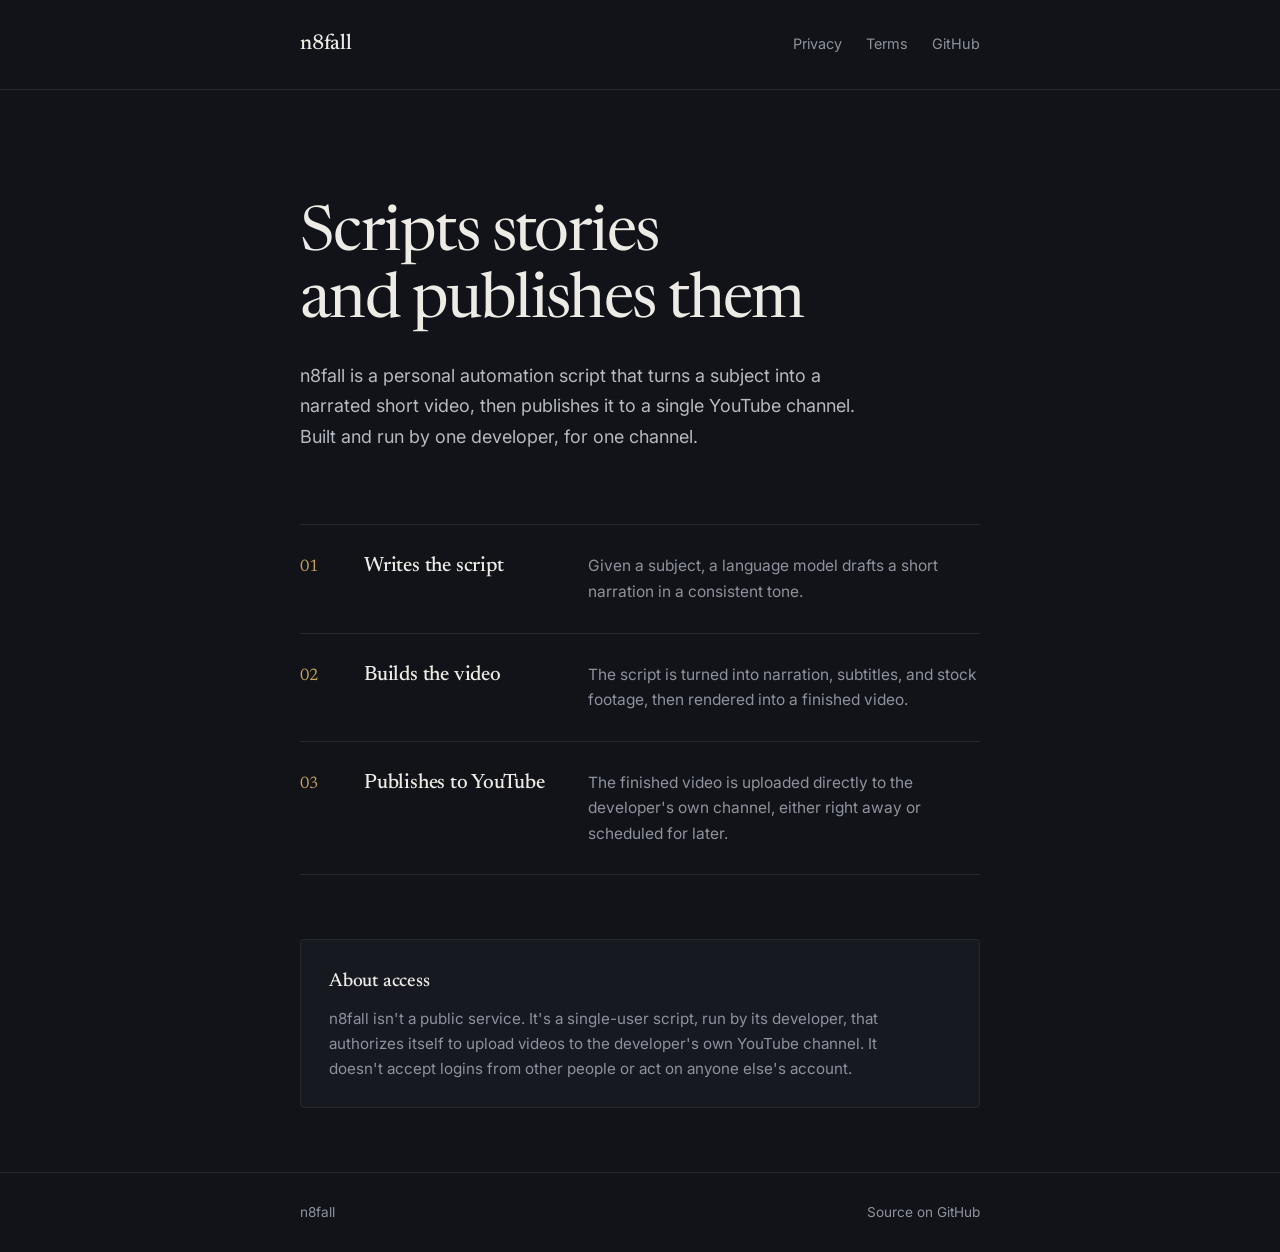
<file: index.html>
<!doctype html>
<html lang="en">
  <head>
    <meta name="google-site-verification" content="N9lIWns8_Cwmy9MP78BWBNC4o5wEkPu2XphwXWbOSpU" />
    <meta charset="UTF-8" />
    <meta
      name="viewport"
      content="width=device-width, initial-scale=1.0, viewport-fit=cover"
    />
    <meta name="theme-color" content="#111318" />
    <link rel="icon" href="favicon.ico" sizes="any" />
    <title>n8fall</title>
    <meta
      name="description"
      content="A personal script that writes, narrates, and publishes short videos to one YouTube channel."
    />
    <link rel="preconnect" href="https://fonts.googleapis.com" />
    <link rel="preconnect" href="https://fonts.gstatic.com" crossorigin />
    <link
      href="https://fonts.googleapis.com/css2?family=Newsreader:opsz,wght@6..72,400;6..72,500&family=Inter:wght@400;500&display=swap"
      rel="stylesheet"
    />
    <link rel="stylesheet" href="style.css" />
  </head>
  <body>
    <header>
      <div class="header-inner">
        <a class="wordmark" href="index.html">n8fall</a>
        <nav aria-label="Primary">
          <a href="privacy.html">Privacy</a>
          <a href="terms.html">Terms</a>
          <a
            href="https://github.com/arafatanam/n8fall"
            target="_blank"
            rel="noopener"
            >GitHub</a
          >
        </nav>
      </div>
    </header>

    <main class="wrap">
      <section class="hero">
        <h1>Scripts stories<br />and publishes them</h1>
        <p>
          n8fall is a personal automation script that turns a subject into a
          narrated short video, then publishes it to a single YouTube channel.
          Built and run by one developer, for one channel.
        </p>
      </section>

      <section class="list">
        <div class="list-item">
          <span class="num">01</span>
          <div>
            <h3>Writes the script</h3>
            <p>
              Given a subject, a language model drafts a short narration in a
              consistent tone.
            </p>
          </div>
        </div>
        <div class="list-item">
          <span class="num">02</span>
          <div>
            <h3>Builds the video</h3>
            <p>
              The script is turned into narration, subtitles, and stock footage,
              then rendered into a finished video.
            </p>
          </div>
        </div>
        <div class="list-item">
          <span class="num">03</span>
          <div>
            <h3>Publishes to YouTube</h3>
            <p>
              The finished video is uploaded directly to the developer's own
              channel, either right away or scheduled for later.
            </p>
          </div>
        </div>
      </section>

      <div class="note">
        <h3>About access</h3>
        <p>
          n8fall isn't a public service. It's a single-user script, run by its
          developer, that authorizes itself to upload videos to the developer's
          own YouTube channel. It doesn't accept logins from other people or act
          on anyone else's account.
        </p>
      </div>
    </main>

    <footer>
      <div class="footer-inner">
        <span>n8fall</span>
        <span
          ><a
            href="https://github.com/arafatanam/n8fall"
            target="_blank"
            rel="noopener"
            >Source on GitHub</a
          ></span
        >
      </div>
    </footer>
  </body>
</html>
</file>
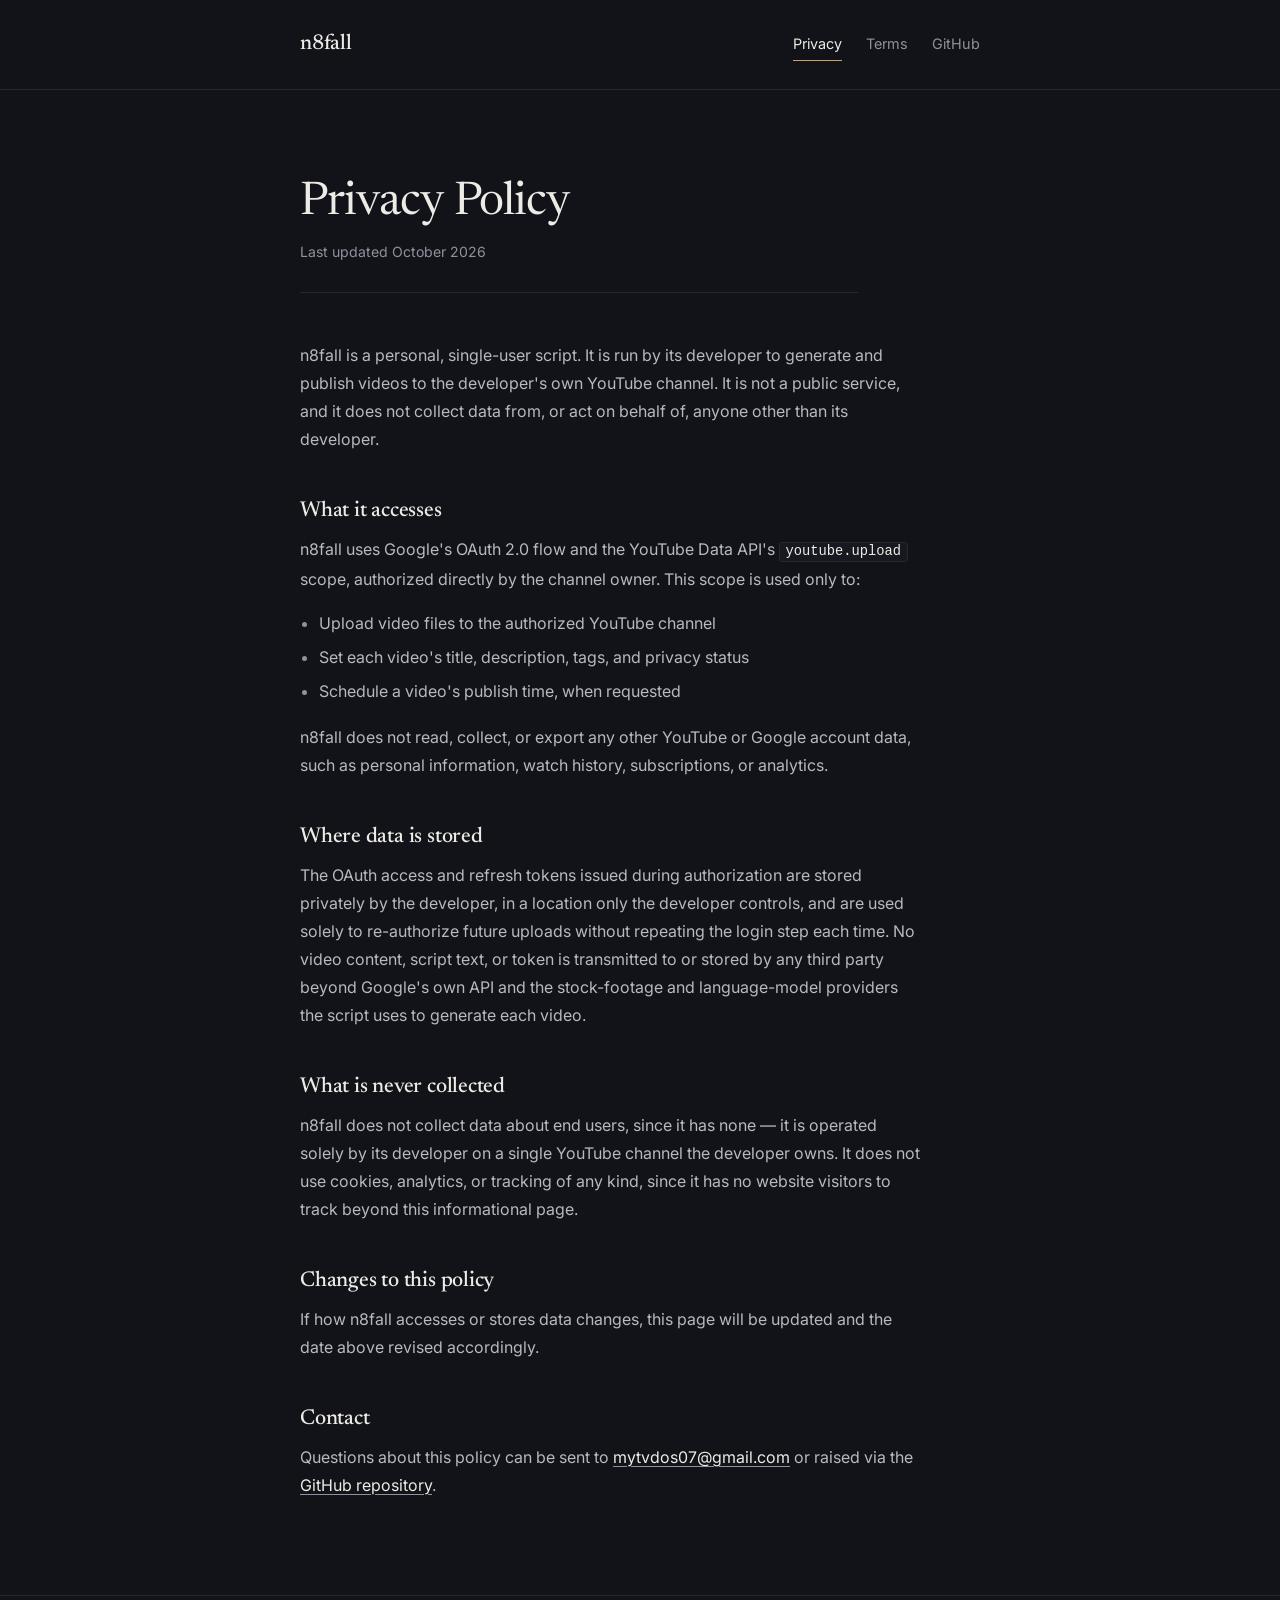
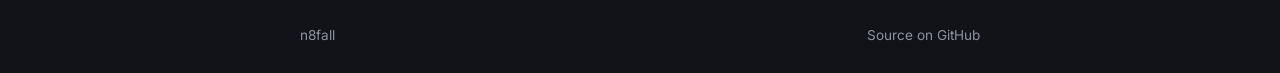
<file: privacy.html>
<!DOCTYPE html>
<html lang="en">
<head>
<meta charset="UTF-8">
<meta name="viewport" content="width=device-width, initial-scale=1.0, viewport-fit=cover">
<meta name="theme-color" content="#111318">
<link rel="icon" href="favicon.ico" sizes="any">
<title>Privacy Policy — n8fall</title>
<link rel="preconnect" href="https://fonts.googleapis.com">
<link rel="preconnect" href="https://fonts.gstatic.com" crossorigin>
<link href="https://fonts.googleapis.com/css2?family=Newsreader:opsz,wght@6..72,400;6..72,500&family=Inter:wght@400;500&display=swap" rel="stylesheet">
<link rel="stylesheet" href="style.css">
</head>
<body>

<header>
  <div class="header-inner">
    <a class="wordmark" href="index.html">n8fall</a>
    <nav aria-label="Primary">
      <a href="privacy.html" aria-current="page">Privacy</a>
      <a href="terms.html">Terms</a>
      <a href="https://github.com/arafatanam/n8fall" target="_blank" rel="noopener">GitHub</a>
    </nav>
  </div>
</header>

<main class="wrap">
  <div class="doc">
    <h1>Privacy Policy</h1>
    <p class="updated">Last updated October 2026</p>

    <p>n8fall is a personal, single-user script. It is run by its developer to generate and publish videos to the developer's own YouTube channel. It is not a public service, and it does not collect data from, or act on behalf of, anyone other than its developer.</p>

    <h2>What it accesses</h2>
    <p>n8fall uses Google's OAuth 2.0 flow and the YouTube Data API's <code>youtube.upload</code> scope, authorized directly by the channel owner. This scope is used only to:</p>
    <ul>
      <li>Upload video files to the authorized YouTube channel</li>
      <li>Set each video's title, description, tags, and privacy status</li>
      <li>Schedule a video's publish time, when requested</li>
    </ul>
    <p>n8fall does not read, collect, or export any other YouTube or Google account data, such as personal information, watch history, subscriptions, or analytics.</p>

    <h2>Where data is stored</h2>
    <p>The OAuth access and refresh tokens issued during authorization are stored privately by the developer, in a location only the developer controls, and are used solely to re-authorize future uploads without repeating the login step each time. No video content, script text, or token is transmitted to or stored by any third party beyond Google's own API and the stock-footage and language-model providers the script uses to generate each video.</p>

    <h2>What is never collected</h2>
    <p>n8fall does not collect data about end users, since it has none — it is operated solely by its developer on a single YouTube channel the developer owns. It does not use cookies, analytics, or tracking of any kind, since it has no website visitors to track beyond this informational page.</p>

    <h2>Changes to this policy</h2>
    <p>If how n8fall accesses or stores data changes, this page will be updated and the date above revised accordingly.</p>

    <h2>Contact</h2>
    <p>Questions about this policy can be sent to <a href="mailto:mytvdos07@gmail.com">mytvdos07@gmail.com</a> or raised via the <a href="https://github.com/arafatanam/n8fall" target="_blank" rel="noopener">GitHub repository</a>.</p>
  </div>
</main>

<footer>
  <div class="footer-inner">
    <span>n8fall</span>
    <span><a href="https://github.com/arafatanam/n8fall" target="_blank" rel="noopener">Source on GitHub</a></span>
  </div>
</footer>

</body>
</html>
</file>
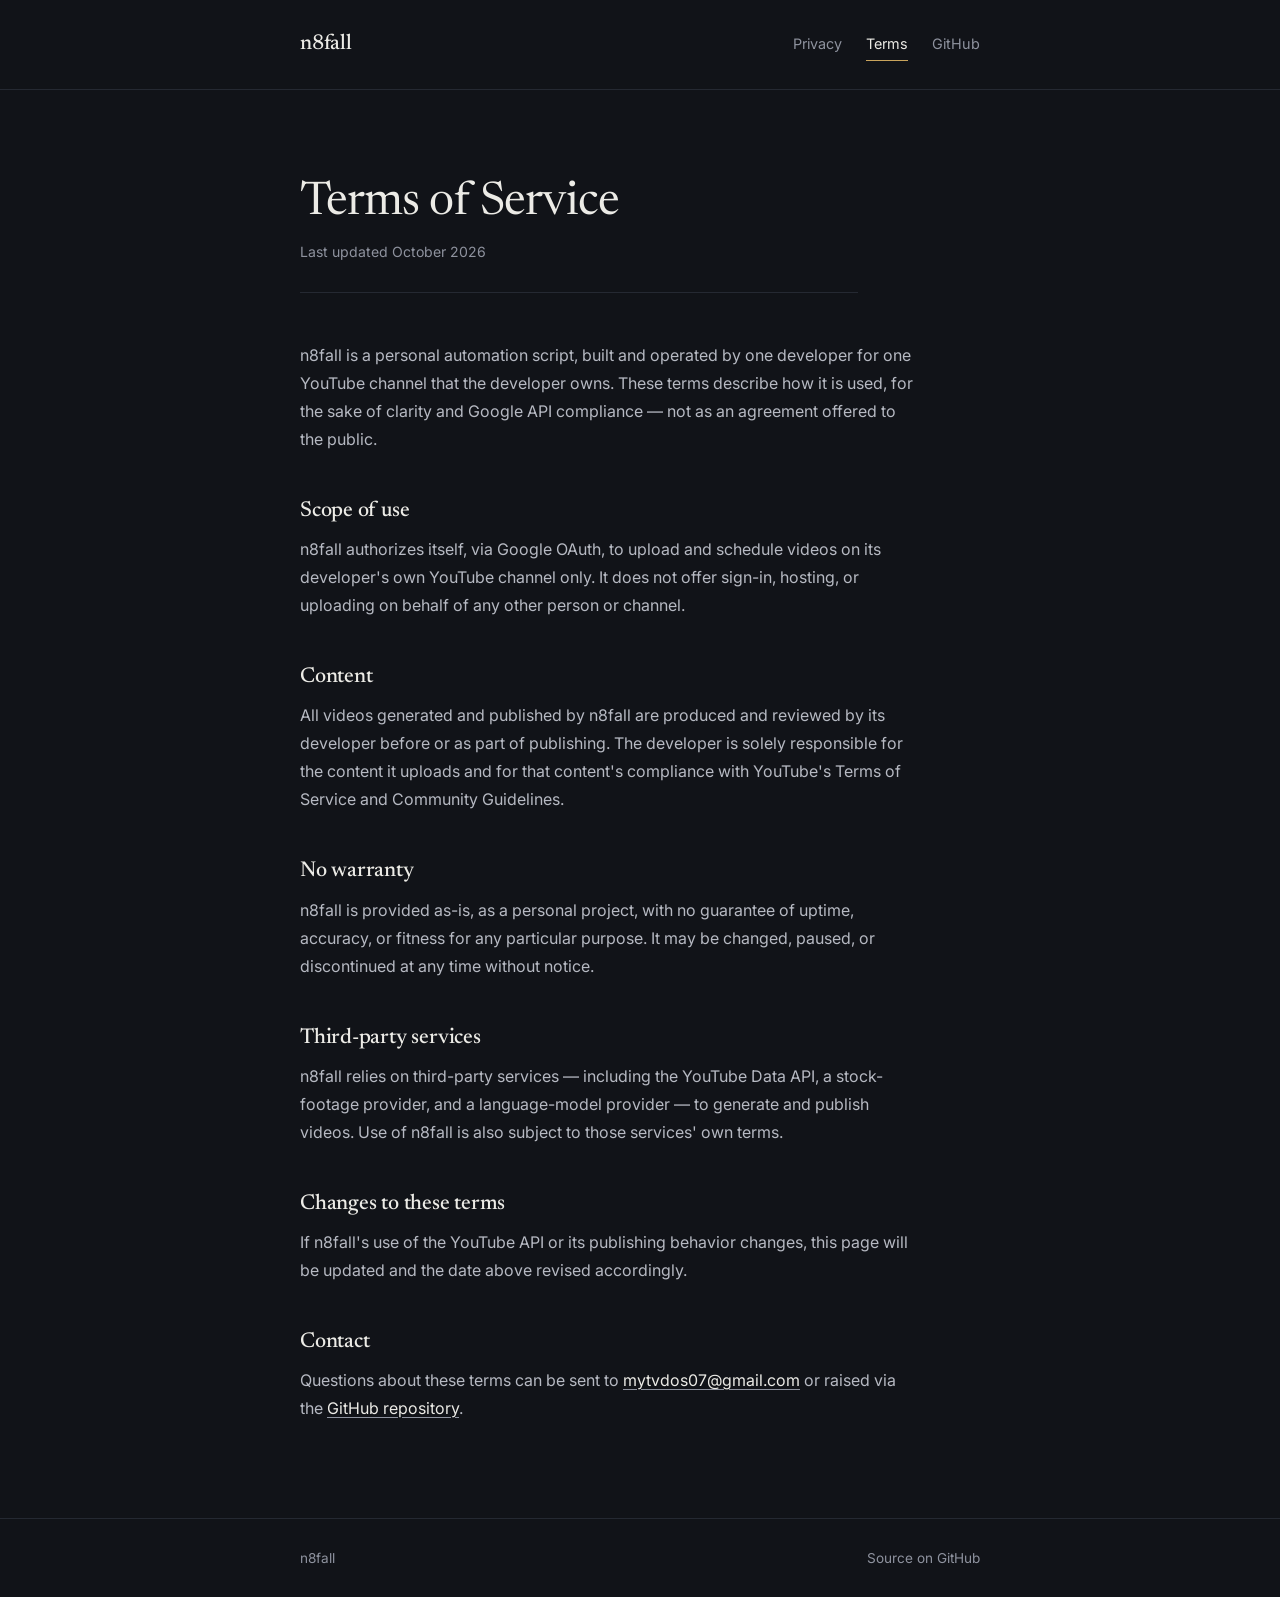
<file: terms.html>
<!DOCTYPE html>
<html lang="en">
<head>
<meta charset="UTF-8">
<meta name="viewport" content="width=device-width, initial-scale=1.0, viewport-fit=cover">
<meta name="theme-color" content="#111318">
<link rel="icon" href="favicon.ico" sizes="any">
<title>Terms of Service — n8fall</title>
<link rel="preconnect" href="https://fonts.googleapis.com">
<link rel="preconnect" href="https://fonts.gstatic.com" crossorigin>
<link href="https://fonts.googleapis.com/css2?family=Newsreader:opsz,wght@6..72,400;6..72,500&family=Inter:wght@400;500&display=swap" rel="stylesheet">
<link rel="stylesheet" href="style.css">
</head>
<body>

<header>
  <div class="header-inner">
    <a class="wordmark" href="index.html">n8fall</a>
    <nav aria-label="Primary">
      <a href="privacy.html">Privacy</a>
      <a href="terms.html" aria-current="page">Terms</a>
      <a href="https://github.com/arafatanam/n8fall" target="_blank" rel="noopener">GitHub</a>
    </nav>
  </div>
</header>

<main class="wrap">
  <div class="doc">
    <h1>Terms of Service</h1>
    <p class="updated">Last updated October 2026</p>

    <p>n8fall is a personal automation script, built and operated by one developer for one YouTube channel that the developer owns. These terms describe how it is used, for the sake of clarity and Google API compliance — not as an agreement offered to the public.</p>

    <h2>Scope of use</h2>
    <p>n8fall authorizes itself, via Google OAuth, to upload and schedule videos on its developer's own YouTube channel only. It does not offer sign-in, hosting, or uploading on behalf of any other person or channel.</p>

    <h2>Content</h2>
    <p>All videos generated and published by n8fall are produced and reviewed by its developer before or as part of publishing. The developer is solely responsible for the content it uploads and for that content's compliance with YouTube's Terms of Service and Community Guidelines.</p>

    <h2>No warranty</h2>
    <p>n8fall is provided as-is, as a personal project, with no guarantee of uptime, accuracy, or fitness for any particular purpose. It may be changed, paused, or discontinued at any time without notice.</p>

    <h2>Third-party services</h2>
    <p>n8fall relies on third-party services — including the YouTube Data API, a stock-footage provider, and a language-model provider — to generate and publish videos. Use of n8fall is also subject to those services' own terms.</p>

    <h2>Changes to these terms</h2>
    <p>If n8fall's use of the YouTube API or its publishing behavior changes, this page will be updated and the date above revised accordingly.</p>

    <h2>Contact</h2>
    <p>Questions about these terms can be sent to <a href="mailto:mytvdos07@gmail.com">mytvdos07@gmail.com</a> or raised via the <a href="https://github.com/arafatanam/n8fall" target="_blank" rel="noopener">GitHub repository</a>.</p>
  </div>
</main>

<footer>
  <div class="footer-inner">
    <span>n8fall</span>
    <span><a href="https://github.com/arafatanam/n8fall" target="_blank" rel="noopener">Source on GitHub</a></span>
  </div>
</footer>

</body>
</html>
</file>
<file: style.css>
:root {
  color-scheme: dark;

  --bg: #111318;
  --surface: #161920;
  --border: #252932;
  --text: #ecebe6;
  --text-soft: #b6b9c2;
  --text-muted: #8e929e;
  --accent: #c9a45c;

  --font-display: "Newsreader", Georgia, "Times New Roman", serif;
  --font-body:
    "Inter", -apple-system, BlinkMacSystemFont, "Segoe UI", sans-serif;
  --font-mono: ui-monospace, SFMono-Regular, Menlo, Consolas, monospace;

  --max-width: 680px;
  --gutter: 24px;
}

*,
*::before,
*::after {
  box-sizing: border-box;
}

html {
  scroll-behavior: smooth;
  -webkit-text-size-adjust: 100%;
  text-size-adjust: 100%;
}

body {
  margin: 0;
  min-height: 100vh;
  min-height: 100dvh;
  display: flex;
  flex-direction: column;
  background: var(--bg);
  color: var(--text);
  font-family: var(--font-body);
  font-size: 1rem;
  line-height: 1.65;
  -webkit-font-smoothing: antialiased;
  -moz-osx-font-smoothing: grayscale;
  overflow-wrap: break-word;
}

main {
  flex: 1 0 auto;
}

::selection {
  background: var(--accent);
  color: var(--bg);
}

/* Links */

a {
  color: var(--text);
  text-decoration: underline;
  text-decoration-color: var(--border);
  text-underline-offset: 0.2em;
  text-decoration-thickness: 1px;
  transition:
    color 0.2s ease,
    text-decoration-color 0.2s ease;
}

a:hover {
  color: var(--accent);
  text-decoration-color: var(--accent);
}

a:focus-visible {
  outline: 2px solid var(--accent);
  outline-offset: 4px;
  border-radius: 2px;
}

/* Shared container */

.wrap,
.header-inner,
.footer-inner {
  width: 100%;
  max-width: calc(var(--max-width) + var(--gutter) * 2);
  margin-inline: auto;
  padding-inline: max(var(--gutter), env(safe-area-inset-left))
    max(var(--gutter), env(safe-area-inset-right));
}

/* Header */

header {
  border-bottom: 1px solid var(--border);
}

.header-inner {
  padding-block: 28px;
  display: flex;
  align-items: baseline;
  justify-content: space-between;
  gap: 12px 24px;
  flex-wrap: wrap;
}

.wordmark {
  font-family: var(--font-display);
  font-weight: 500;
  font-size: 1.35rem;
  letter-spacing: -0.01em;
  line-height: 1;
  color: var(--text);
  text-decoration: none;
}

.wordmark:hover {
  color: var(--text);
}

nav {
  display: flex;
  gap: 24px;
  font-size: 0.9rem;
}

nav a {
  color: var(--text-muted);
  text-decoration: none;
  padding-block: 4px;
  border-bottom: 1px solid transparent;
}

nav a:hover {
  color: var(--text);
  border-bottom-color: var(--text-muted);
}

nav a[aria-current="page"] {
  color: var(--text);
  border-bottom-color: var(--accent);
}

/* Hero */

.hero {
  padding: clamp(56px, 11vw, 112px) 0 clamp(40px, 7vw, 72px);
  animation: rise 0.7s ease-out both;
}

@keyframes rise {
  from {
    opacity: 0;
    transform: translateY(10px);
  }
  to {
    opacity: 1;
    transform: translateY(0);
  }
}

.hero h1 {
  font-family: var(--font-display);
  font-size: clamp(2.5rem, 8vw, 3.9rem);
  font-weight: 400;
  line-height: 1.08;
  letter-spacing: -0.025em;
  margin: 0 0 24px;
  text-wrap: balance;
}

.hero p {
  color: var(--text-soft);
  font-size: clamp(1rem, 2.4vw, 1.125rem);
  line-height: 1.7;
  max-width: 52ch;
  margin: 0;
}

/* Steps */

.list {
  border-top: 1px solid var(--border);
}

.list-item {
  display: grid;
  grid-template-columns: 2.5rem 1fr;
  column-gap: 8px;
  padding: 28px 0;
  border-bottom: 1px solid var(--border);
}

.list-item .num {
  font-family: var(--font-display);
  font-size: 1.05rem;
  color: var(--accent);
  line-height: 1.5;
}

.list-item h3 {
  margin: 0 0 6px;
  font-family: var(--font-display);
  font-size: 1.3rem;
  font-weight: 500;
  letter-spacing: -0.01em;
  line-height: 1.3;
}

.list-item p {
  margin: 0;
  color: var(--text-muted);
  font-size: 0.97rem;
  max-width: 54ch;
}

/* Access note */

.note {
  background: var(--surface);
  border: 1px solid var(--border);
  border-radius: 4px;
  padding: 26px 28px;
  margin-top: clamp(40px, 7vw, 64px);
  margin-bottom: clamp(40px, 7vw, 64px);
}

.note h3 {
  margin: 0 0 8px;
  font-family: var(--font-display);
  font-size: 1.2rem;
  font-weight: 500;
  letter-spacing: -0.01em;
}

.note p {
  margin: 0;
  color: var(--text-muted);
  font-size: 0.95rem;
  max-width: 60ch;
}

/* Document pages */

.doc {
  padding: clamp(48px, 9vw, 88px) 0 clamp(48px, 8vw, 80px);
  animation: rise 0.7s ease-out both;
}

.doc h1 {
  font-family: var(--font-display);
  font-size: clamp(2.1rem, 6vw, 2.9rem);
  font-weight: 400;
  line-height: 1.12;
  letter-spacing: -0.02em;
  margin: 0 0 10px;
}

.doc .updated {
  color: var(--text-muted);
  font-size: 0.88rem;
  margin: 0 0 clamp(32px, 6vw, 48px);
  padding-bottom: 28px;
  border-bottom: 1px solid var(--border);
}

.doc h2 {
  font-family: var(--font-display);
  font-size: 1.35rem;
  font-weight: 500;
  letter-spacing: -0.01em;
  line-height: 1.3;
  margin: 44px 0 10px;
}

.doc p,
.doc li {
  color: var(--text-soft);
  font-size: 1rem;
  line-height: 1.75;
  max-width: 62ch;
}

.doc p {
  margin: 0 0 16px;
}

.doc ul {
  margin: 12px 0 18px;
  padding-left: 1.2em;
}

.doc li {
  margin-bottom: 6px;
}

.doc li::marker {
  color: var(--text-muted);
}

.doc code {
  font-family: var(--font-mono);
  font-size: 0.86em;
  color: var(--text);
  background: var(--surface);
  border: 1px solid var(--border);
  border-radius: 3px;
  padding: 0.1em 0.4em;
  overflow-wrap: anywhere;
}

.doc a {
  color: var(--text);
  text-decoration-color: var(--text-muted);
}

.doc a:hover {
  color: var(--accent);
  text-decoration-color: var(--accent);
}

/* Footer */

footer {
  flex-shrink: 0;
  border-top: 1px solid var(--border);
}

.footer-inner {
  padding-block: 28px;
  padding-bottom: max(28px, calc(env(safe-area-inset-bottom) + 16px));
  display: flex;
  justify-content: space-between;
  align-items: center;
  gap: 12px 24px;
  flex-wrap: wrap;
  font-size: 0.85rem;
  color: var(--text-muted);
}

.footer-inner a {
  color: var(--text-muted);
  text-decoration-color: transparent;
}

.footer-inner a:hover {
  color: var(--text);
  text-decoration-color: var(--text-muted);
}

/* Small screens */

@media (max-width: 520px) {
  :root {
    --gutter: 20px;
  }

  .header-inner {
    padding-block: 22px;
  }

  nav {
    gap: 18px;
  }

  .list-item {
    grid-template-columns: 2rem 1fr;
    padding: 24px 0;
  }

  .note {
    padding: 22px 20px;
  }
}

/* Wide screens: steps align as three columns */

@media (min-width: 760px) {
  .list-item {
    grid-template-columns: 3rem 13rem 1fr;
    column-gap: 16px;
    align-items: baseline;
  }

  .list-item h3 {
    margin: 0;
  }

  .list-item > div {
    display: contents;
  }
}

@media (prefers-reduced-motion: reduce) {
  html {
    scroll-behavior: auto;
  }

  *,
  *::before,
  *::after {
    animation-duration: 0.01ms !important;
    animation-iteration-count: 1 !important;
    transition-duration: 0.01ms !important;
  }
}
</file>
